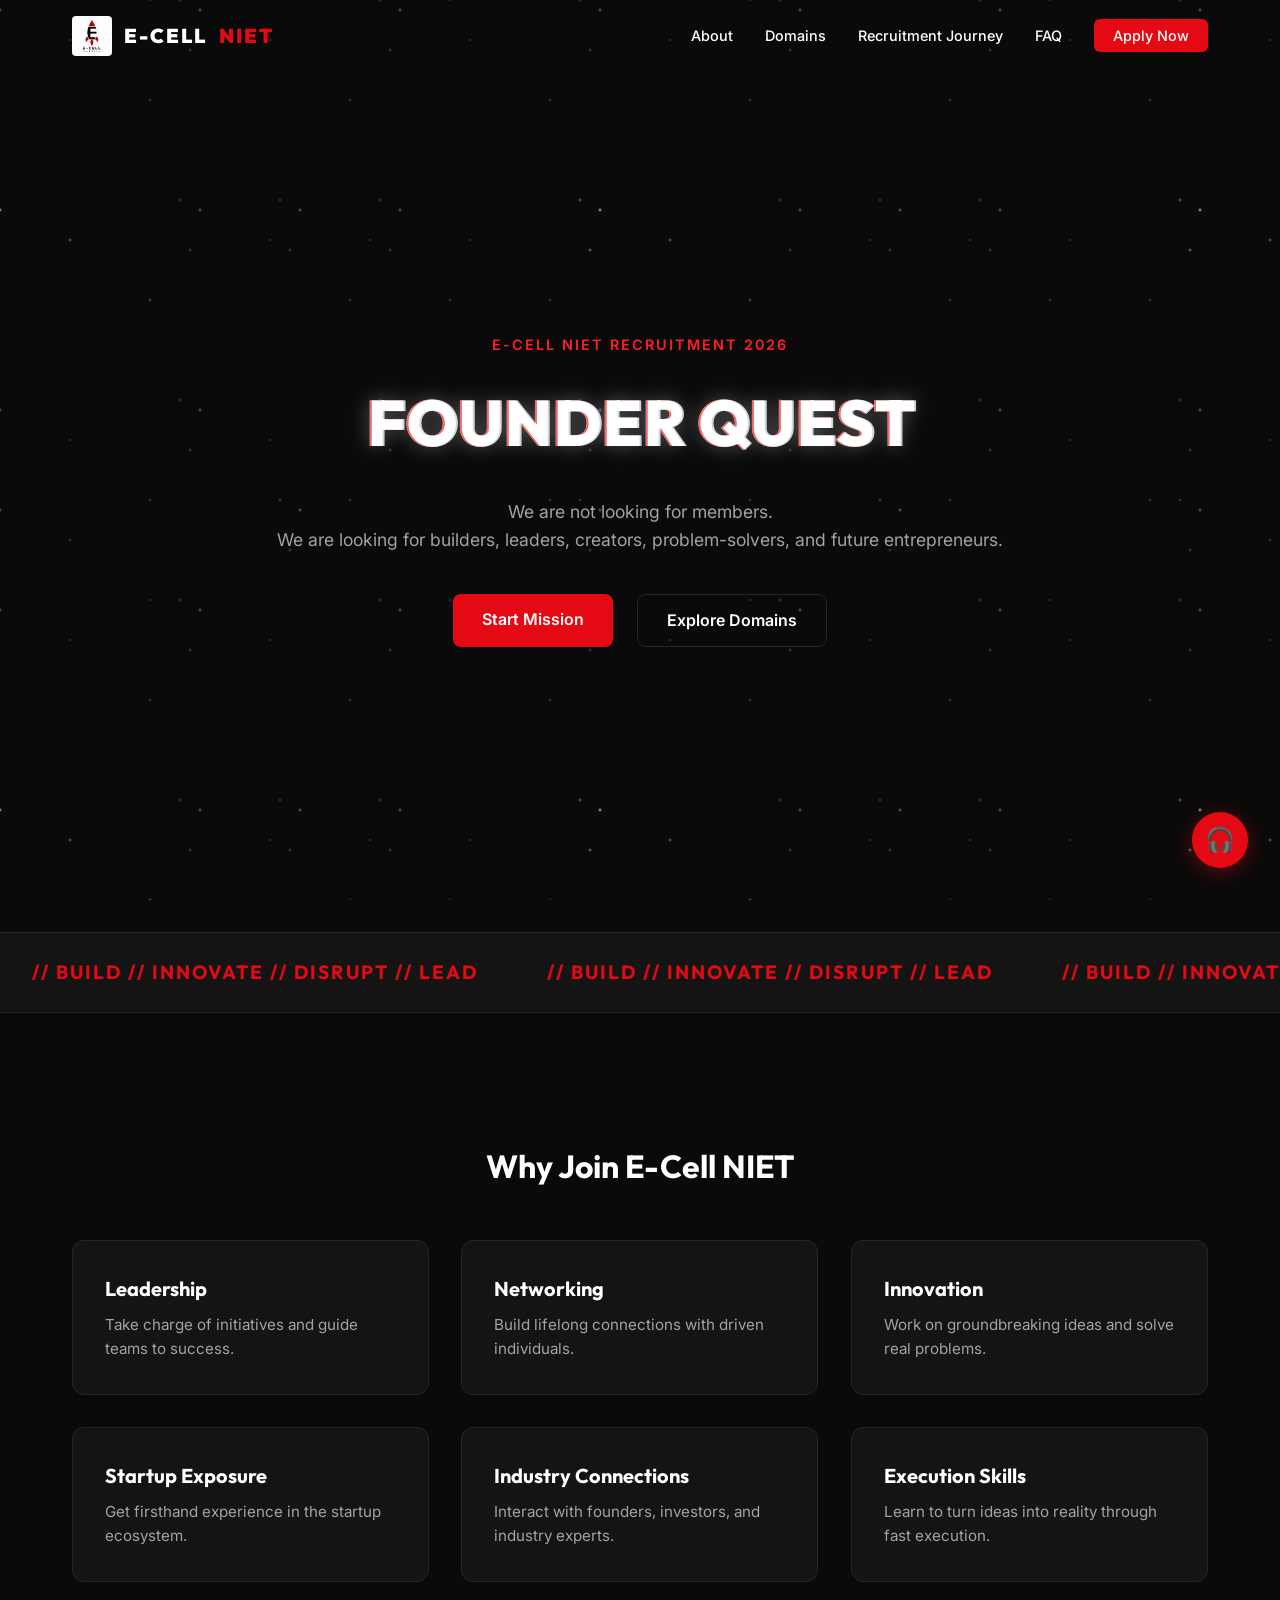
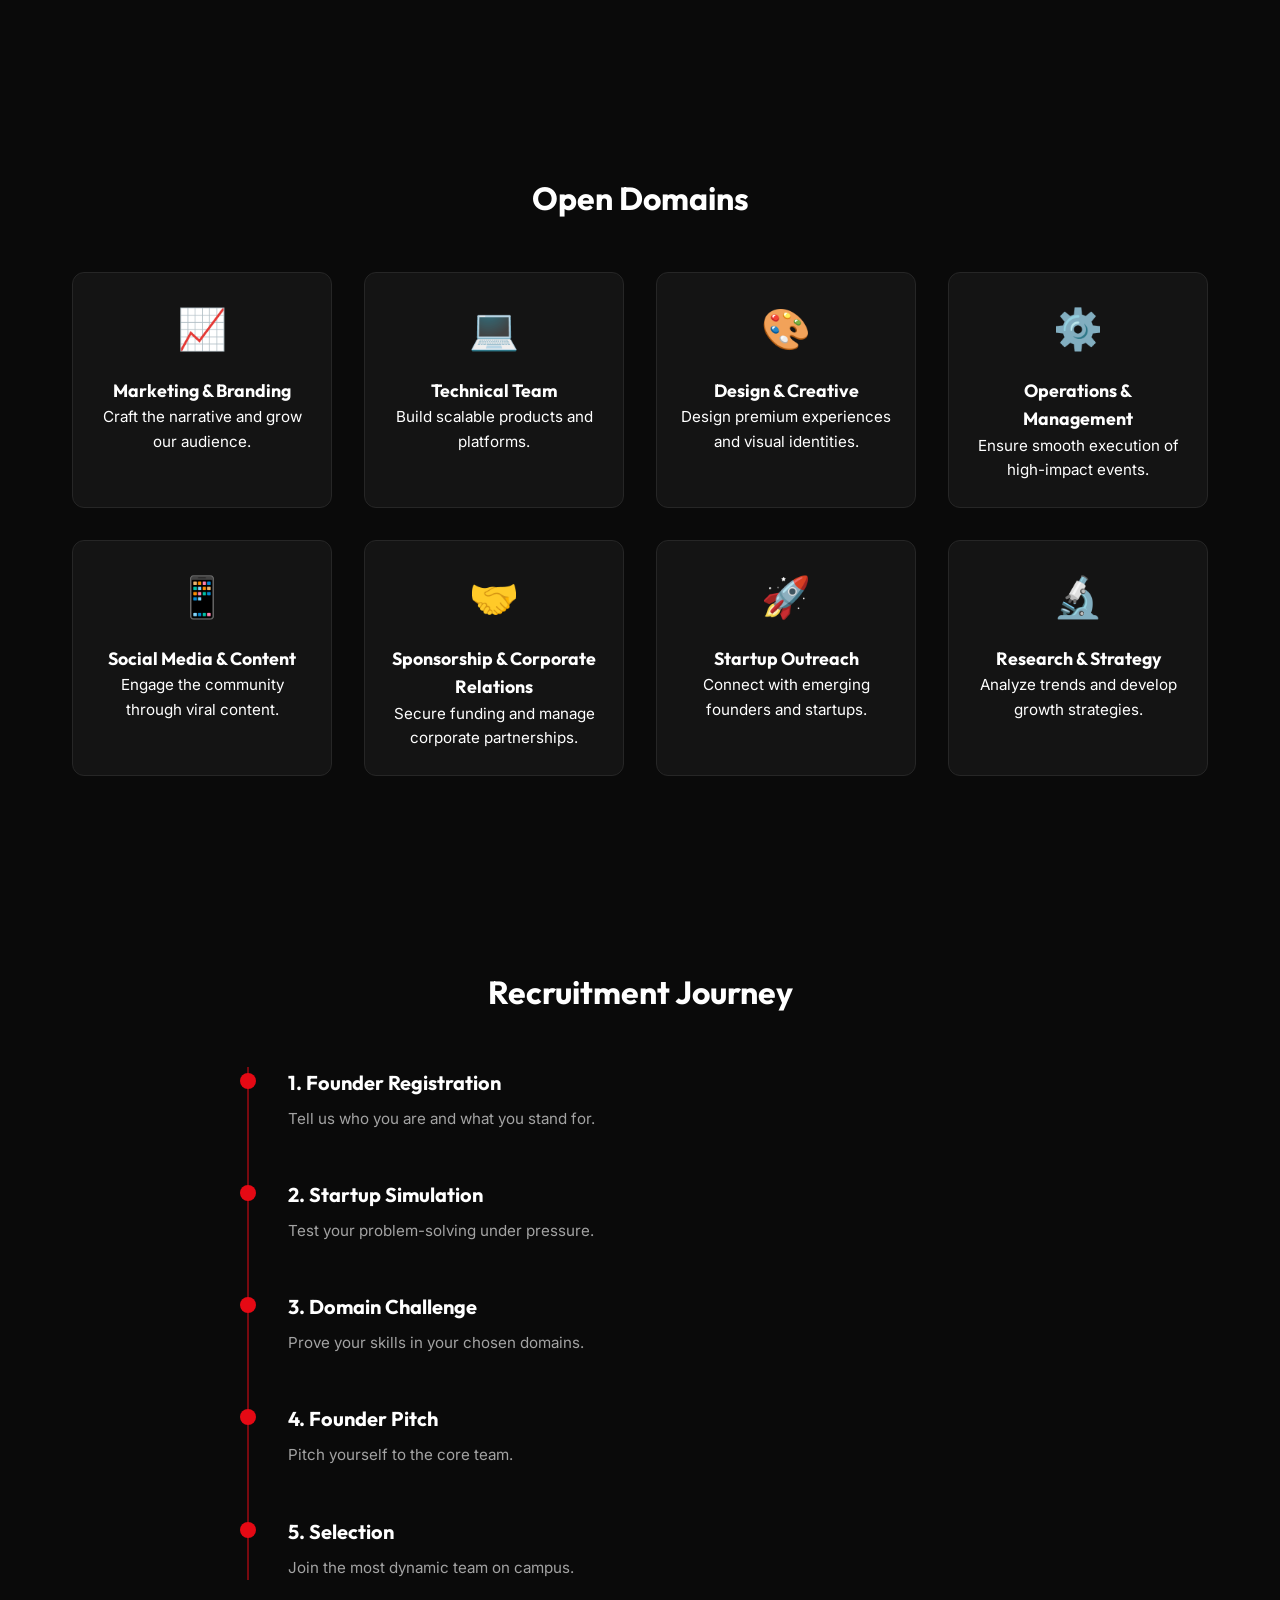
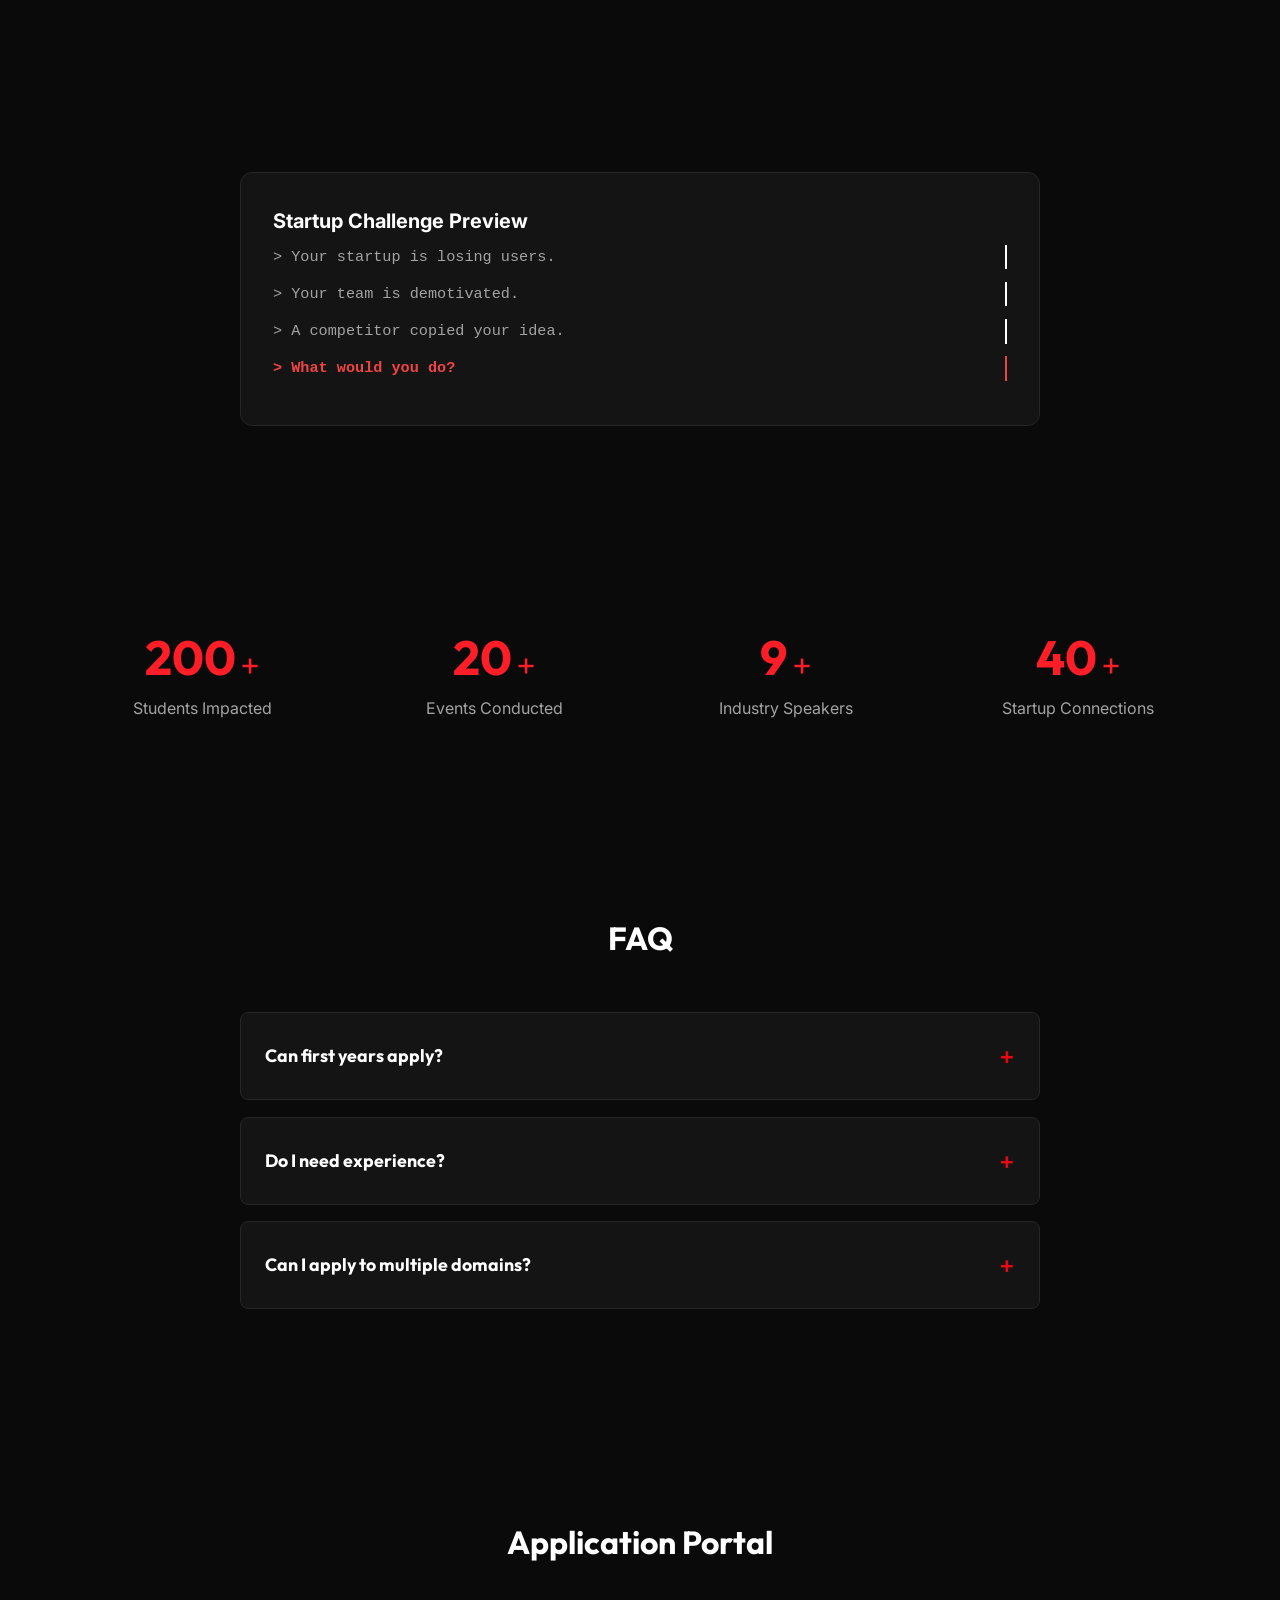
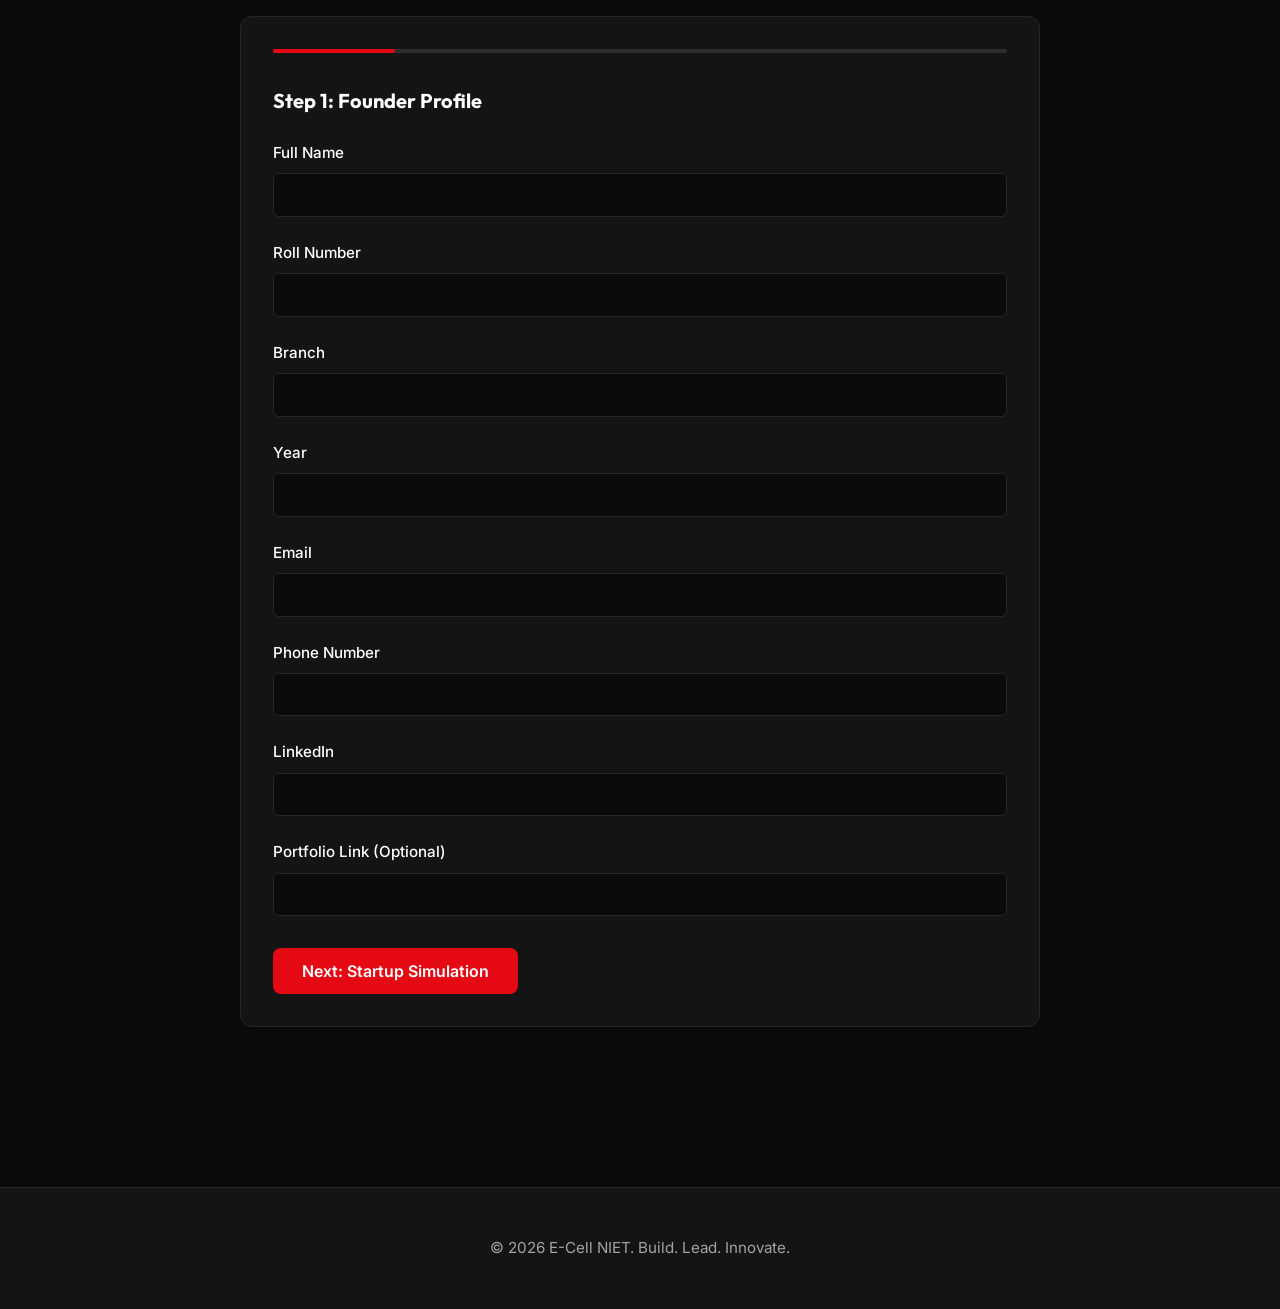
<file: index.html>
<!DOCTYPE html>
<html lang="en">

<head>
    <meta charset="UTF-8">
    <meta name="viewport" content="width=device-width, initial-scale=1.0">
    <title>Founder Quest 2026 | E-Cell NIET Recruitment</title>
    <meta name="description"
        content="Build. Lead. Innovate. Join E-Cell NIET as a builder, leader, creator, and future entrepreneur.">
    <link rel="preconnect" href="https://fonts.googleapis.com">
    <link rel="preconnect" href="https://fonts.gstatic.com" crossorigin>
    <link rel="stylesheet" href="style.css">
    <link
        href="https://fonts.googleapis.com/css2?family=Inter:wght@300;400;600;800&family=Outfit:wght@400;700;900&display=swap"
        rel="stylesheet">
</head>

<body>
    <!-- Particle Background (CSS driven) -->
    <div id="particles"></div>

    <!-- SECTION 1: Navbar -->
    <nav id="navbar">
        <div class="nav-container">
            <div class="logo">
                <img src="logo.jpg" alt="E-Cell NIET Logo" class="logo-img">
                E-CELL <span style="color: var(--primary-color)">NIET</span>
            </div>
            <ul class="nav-links">
                <li><a href="#about">About</a></li>
                <li><a href="#domains">Domains</a></li>
                <li><a href="#journey">Recruitment Journey</a></li>
                <li><a href="#faq">FAQ</a></li>
                <li><a href="#apply" class="nav-btn">Apply Now</a></li>
            </ul>
            <div class="hamburger">
                <span></span>
                <span></span>
                <span></span>
            </div>
        </div>
    </nav>

    <!-- SECTION 2: Hero Section -->
    <section id="hero">
        <div class="container hero-content">
            <p class="hero-label">E-CELL NIET RECRUITMENT 2026</p>
            <h1 class="glitch" data-text="FOUNDER QUEST">FOUNDER QUEST</h1>
            <h2 class="subheading">We are not looking for members.<br>We are looking for builders, leaders, creators,
                problem-solvers, and future entrepreneurs.</h2>
            <div class="hero-buttons">
                <a href="#apply" class="btn primary-btn">Start Mission</a>
                <a href="#domains" class="btn secondary-btn">Explore Domains</a>
            </div>
        </div>
    </section>

    <!-- SECTION 2.5: Marquee -->
    <div class="marquee-container">
        <div class="marquee-content">
            <span>// BUILD // INNOVATE // DISRUPT // LEAD</span>
            <span>// BUILD // INNOVATE // DISRUPT // LEAD</span>
            <span>// BUILD // INNOVATE // DISRUPT // LEAD</span>
            <span>// BUILD // INNOVATE // DISRUPT // LEAD</span>
        </div>
    </div>

    <!-- SECTION 3: Why Join E-Cell -->
    <section id="about" class="section">
        <div class="container">
            <h2 class="section-title">Why Join E-Cell NIET</h2>
            <div class="grid cards-grid">
                <div class="glass-card fade-up">
                    <h3>Leadership</h3>
                    <p>Take charge of initiatives and guide teams to success.</p>
                </div>
                <div class="glass-card fade-up" style="transition-delay: 0.1s;">
                    <h3>Networking</h3>
                    <p>Build lifelong connections with driven individuals.</p>
                </div>
                <div class="glass-card fade-up" style="transition-delay: 0.2s;">
                    <h3>Innovation</h3>
                    <p>Work on groundbreaking ideas and solve real problems.</p>
                </div>
                <div class="glass-card fade-up" style="transition-delay: 0.3s;">
                    <h3>Startup Exposure</h3>
                    <p>Get firsthand experience in the startup ecosystem.</p>
                </div>
                <div class="glass-card fade-up" style="transition-delay: 0.4s;">
                    <h3>Industry Connections</h3>
                    <p>Interact with founders, investors, and industry experts.</p>
                </div>
                <div class="glass-card fade-up" style="transition-delay: 0.5s;">
                    <h3>Execution Skills</h3>
                    <p>Learn to turn ideas into reality through fast execution.</p>
                </div>
            </div>
        </div>
    </section>

    <!-- SECTION 4: Open Domains -->
    <section id="domains" class="section">
        <div class="container">
            <h2 class="section-title">Open Domains</h2>
            <div class="grid domains-grid">
                <!-- Cards injected via JS or written directly -->
                <a href="domain.html?id=marketing" class="domain-card fade-up">
                    <div class="domain-icon">📈</div>
                    <h3>Marketing & Branding</h3>
                    <p>Craft the narrative and grow our audience.</p>
                    <div class="domain-overlay"><span>Explore Domain →</span></div>
                </a>
                <a href="domain.html?id=technical" class="domain-card fade-up">
                    <div class="domain-icon">💻</div>
                    <h3>Technical Team</h3>
                    <p>Build scalable products and platforms.</p>
                    <div class="domain-overlay"><span>Explore Domain →</span></div>
                </a>
                <a href="domain.html?id=design" class="domain-card fade-up">
                    <div class="domain-icon">🎨</div>
                    <h3>Design & Creative</h3>
                    <p>Design premium experiences and visual identities.</p>
                    <div class="domain-overlay"><span>Explore Domain →</span></div>
                </a>
                <a href="domain.html?id=operations" class="domain-card fade-up">
                    <div class="domain-icon">⚙️</div>
                    <h3>Operations & Management</h3>
                    <p>Ensure smooth execution of high-impact events.</p>
                    <div class="domain-overlay"><span>Explore Domain →</span></div>
                </a>
                <a href="domain.html?id=social-media" class="domain-card fade-up">
                    <div class="domain-icon">📱</div>
                    <h3>Social Media & Content</h3>
                    <p>Engage the community through viral content.</p>
                    <div class="domain-overlay"><span>Explore Domain →</span></div>
                </a>
                <a href="domain.html?id=sponsorship" class="domain-card fade-up">
                    <div class="domain-icon">🤝</div>
                    <h3>Sponsorship & Corporate Relations</h3>
                    <p>Secure funding and manage corporate partnerships.</p>
                    <div class="domain-overlay"><span>Explore Domain →</span></div>
                </a>
                <a href="domain.html?id=outreach" class="domain-card fade-up">
                    <div class="domain-icon">🚀</div>
                    <h3>Startup Outreach</h3>
                    <p>Connect with emerging founders and startups.</p>
                    <div class="domain-overlay"><span>Explore Domain →</span></div>
                </a>
                <a href="domain.html?id=research" class="domain-card fade-up">
                    <div class="domain-icon">🔬</div>
                    <h3>Research & Strategy</h3>
                    <p>Analyze trends and develop growth strategies.</p>
                    <div class="domain-overlay"><span>Explore Domain →</span></div>
                </a>
            </div>
        </div>
    </section>

    <!-- SECTION 5: Recruitment Journey -->
    <section id="journey" class="section">
        <div class="container">
            <h2 class="section-title">Recruitment Journey</h2>
            <div class="timeline">
                <div class="timeline-item fade-up">
                    <div class="timeline-dot"></div>
                    <div class="timeline-content">
                        <h3>1. Founder Registration</h3>
                        <p>Tell us who you are and what you stand for.</p>
                    </div>
                </div>
                <div class="timeline-item fade-up">
                    <div class="timeline-dot"></div>
                    <div class="timeline-content">
                        <h3>2. Startup Simulation</h3>
                        <p>Test your problem-solving under pressure.</p>
                    </div>
                </div>
                <div class="timeline-item fade-up">
                    <div class="timeline-dot"></div>
                    <div class="timeline-content">
                        <h3>3. Domain Challenge</h3>
                        <p>Prove your skills in your chosen domains.</p>
                    </div>
                </div>
                <div class="timeline-item fade-up">
                    <div class="timeline-dot"></div>
                    <div class="timeline-content">
                        <h3>4. Founder Pitch</h3>
                        <p>Pitch yourself to the core team.</p>
                    </div>
                </div>
                <div class="timeline-item fade-up">
                    <div class="timeline-dot"></div>
                    <div class="timeline-content">
                        <h3>5. Selection</h3>
                        <p>Join the most dynamic team on campus.</p>
                    </div>
                </div>
            </div>
        </div>
    </section>

    <!-- SECTION 6: Startup Challenge Preview -->
    <section class="section">
        <div class="container">
            <div class="glass-card challenge-preview fade-up">
                <h3 class="challenge-title">Startup Challenge Preview</h3>
                <div class="typing-effect">
                    <p>> Your startup is losing users.</p>
                    <p>> Your team is demotivated.</p>
                    <p>> A competitor copied your idea.</p>
                    <p class="highlight">> What would you do?</p>
                </div>
            </div>
        </div>
    </section>

    <!-- SECTION 7: Statistics -->
    <section class="section stats-section">
        <div class="container">
            <div class="grid stats-grid">
                <div class="stat-item fade-up">
                    <h3 class="counter" data-target="500">0</h3>
                    <span>+</span>
                    <p>Students Impacted</p>
                </div>
                <div class="stat-item fade-up" style="transition-delay: 0.1s;">
                    <h3 class="counter" data-target="50">0</h3>
                    <span>+</span>
                    <p>Events Conducted</p>
                </div>
                <div class="stat-item fade-up" style="transition-delay: 0.2s;">
                    <h3 class="counter" data-target="20">0</h3>
                    <span>+</span>
                    <p>Industry Speakers</p>
                </div>
                <div class="stat-item fade-up" style="transition-delay: 0.3s;">
                    <h3 class="counter" data-target="100">0</h3>
                    <span>+</span>
                    <p>Startup Connections</p>
                </div>
            </div>
        </div>
    </section>

    <!-- SECTION 8: FAQ -->
    <section id="faq" class="section">
        <div class="container">
            <h2 class="section-title">FAQ</h2>
            <div class="faq-container">
                <div class="faq-item fade-up">
                    <div class="faq-question">
                        <h3>Can first years apply?</h3>
                        <span class="faq-toggle">+</span>
                    </div>
                    <div class="faq-answer">
                        <p>Yes.</p>
                    </div>
                </div>
                <div class="faq-item fade-up">
                    <div class="faq-question">
                        <h3>Do I need experience?</h3>
                        <span class="faq-toggle">+</span>
                    </div>
                    <div class="faq-answer">
                        <p>No.</p>
                    </div>
                </div>
                <div class="faq-item fade-up">
                    <div class="faq-question">
                        <h3>Can I apply to multiple domains?</h3>
                        <span class="faq-toggle">+</span>
                    </div>
                    <div class="faq-answer">
                        <p>Maximum two.</p>
                    </div>
                </div>
            </div>
        </div>
    </section>

    <!-- SECTION 9: Application Portal -->
    <section id="apply" class="section">
        <div class="container">
            <h2 class="section-title">Application Portal</h2>
            <div class="wizard-container glass-card fade-up">

                <div class="wizard-progress">
                    <div class="progress-bar" id="progress-bar"></div>
                </div>

                <form id="applicationForm">
                    <!-- Step 1: Founder Profile -->
                    <div class="wizard-step active" data-step="1">
                        <h3>Step 1: Founder Profile</h3>
                        <div class="form-group">
                            <label>Full Name</label>
                            <input type="text" name="name" required>
                        </div>
                        <div class="form-group">
                            <label>Roll Number</label>
                            <input type="text" name="rollNo" required>
                        </div>
                        <div class="form-group">
                            <label>Branch</label>
                            <input type="text" name="branch" required>
                        </div>
                        <div class="form-group">
                            <label>Year</label>
                            <input type="text" name="year" required>
                        </div>
                        <div class="form-group">
                            <label>Email</label>
                            <input type="email" name="email" required>
                        </div>
                        <div class="form-group">
                            <label>Phone Number</label>
                            <input type="tel" name="phone" required>
                        </div>
                        <div class="form-group">
                            <label>LinkedIn</label>
                            <input type="url" name="linkedin">
                        </div>
                        <div class="form-group">
                            <label>Portfolio Link (Optional)</label>
                            <input type="url" name="portfolio">
                        </div>
                        <div class="wizard-nav">
                            <button type="button" class="btn primary-btn next-btn">Next: Startup Simulation</button>
                        </div>
                    </div>

                    <!-- Step 2: Startup Simulation -->
                    <div class="wizard-step" data-step="2">
                        <h3>Step 2: Startup Simulation</h3>
                        <div class="form-group">
                            <label>You receive ₹10,000 today. How would you turn it into ₹20,000 in 30 days?</label>
                            <textarea name="sim_q1" rows="3" required></textarea>
                        </div>
                        <div class="form-group">
                            <label>What is one problem in your college that students face regularly?</label>
                            <textarea name="sim_q2" rows="3" required></textarea>
                        </div>
                        <div class="form-group">
                            <label>Tell us about a time you took initiative.</label>
                            <textarea name="sim_q3" rows="3" required></textarea>
                        </div>
                        <div class="form-group">
                            <label>Your startup has only 10 users after two months. What are your next three
                                actions?</label>
                            <textarea name="sim_q4" rows="3" required></textarea>
                        </div>
                        <div class="form-group">
                            <label>What excites you about entrepreneurship?</label>
                            <textarea name="sim_q5" rows="3" required></textarea>
                        </div>
                        <div class="wizard-nav">
                            <button type="button" class="btn secondary-btn prev-btn">Back</button>
                            <button type="button" class="btn primary-btn next-btn">Next: Domain Selection</button>
                        </div>
                    </div>

                    <!-- Step 3: Domain Selection -->
                    <div class="wizard-step" data-step="3">
                        <h3>Step 3: Domain Selection</h3>
                        <p class="subtitle">Select up to two domains.</p>
                        <div class="domain-selection-grid">
                            <label class="checkbox-card">
                                <input type="checkbox" name="domains" value="Marketing & Branding">
                                <span class="checkbox-label">Marketing & Branding</span>
                            </label>
                            <label class="checkbox-card">
                                <input type="checkbox" name="domains" value="Technical Team">
                                <span class="checkbox-label">Technical Team</span>
                            </label>
                            <label class="checkbox-card">
                                <input type="checkbox" name="domains" value="Design & Creative">
                                <span class="checkbox-label">Design & Creative</span>
                            </label>
                            <label class="checkbox-card">
                                <input type="checkbox" name="domains" value="Operations & Management">
                                <span class="checkbox-label">Operations & Management</span>
                            </label>
                            <label class="checkbox-card">
                                <input type="checkbox" name="domains" value="Social Media & Content">
                                <span class="checkbox-label">Social Media & Content</span>
                            </label>
                            <label class="checkbox-card">
                                <input type="checkbox" name="domains" value="Sponsorship & Corporate Relations">
                                <span class="checkbox-label">Sponsorship & Corporate Relations</span>
                            </label>
                            <label class="checkbox-card">
                                <input type="checkbox" name="domains" value="Startup Outreach">
                                <span class="checkbox-label">Startup Outreach</span>
                            </label>
                            <label class="checkbox-card">
                                <input type="checkbox" name="domains" value="Research & Strategy">
                                <span class="checkbox-label">Research & Strategy</span>
                            </label>
                        </div>
                        <div class="error-message" id="domain-error">Please select 1 or 2 domains.</div>
                        <div class="wizard-nav">
                            <button type="button" class="btn secondary-btn prev-btn">Back</button>
                            <button type="button" class="btn primary-btn next-btn" id="to-domain-challenges">Next:
                                Domain Challenges</button>
                        </div>
                    </div>

                    <!-- Step 4: Dynamic Domain Challenges -->
                    <div class="wizard-step" data-step="4">
                        <h3>Step 4: Domain Challenges</h3>
                        <div id="dynamic-challenges-container">
                            <!-- Injected by JS -->
                        </div>
                        <div class="wizard-nav">
                            <button type="button" class="btn secondary-btn prev-btn">Back</button>
                            <button type="button" class="btn primary-btn next-btn">Next: Founder Pitch</button>
                        </div>
                    </div>

                    <!-- Step 5: Founder Pitch -->
                    <div class="wizard-step" data-step="5">
                        <h3>Step 5: Founder Pitch</h3>
                        <div class="form-group">
                            <label>Why should E-Cell NIET invest its time and resources in YOU?</label>
                            <textarea name="pitch_q1" rows="4" required></textarea>
                        </div>
                        <div class="form-group">
                            <label>One line that defines you.</label>
                            <input type="text" name="pitch_q2" required>
                        </div>
                        <div class="wizard-nav">
                            <button type="button" class="btn secondary-btn prev-btn">Back</button>
                            <button type="button" class="btn primary-btn submit-btn" id="final-submit-btn">Submit
                                Mission</button>
                        </div>
                    </div>

                    <!-- Step 6: Submission Success -->
                    <div class="wizard-step" data-step="6">
                        <div class="success-message text-center">
                            <h2 class="glitch" data-text="MISSION COMPLETED">MISSION COMPLETED</h2>
                            <p>Thank you for participating in Founder Quest 2026.</p>
                            <div class="app-id-container">
                                <p>Your Application ID:</p>
                                <h3 id="generated-app-id">EC-2026-XXXX</h3>
                                <p style="margin-top: 1rem; font-size: 0.85rem; color: var(--text-muted); opacity: 0.85;">Keep your Application ID safe with yourself.</p>
                            </div>
                        </div>
                    </div>
                </form>
            </div>
        </div>
    </section>

    <!-- Helpdesk / Support Widget -->
    <div class="helpdesk-widget" id="helpdesk-widget">
        <div class="helpdesk-panel" id="helpdesk-panel">
            <p class="helpdesk-title">📋 Contact Coordinators</p>

            <div class="helpdesk-contact">
                <div class="contact-info">
                    <span class="contact-name">Rohan Dubey</span>
                    <span class="contact-position">Head Coordinator, E-Cell</span>
                </div>
                <div class="contact-actions">
                    <a href="tel:+916306922620" class="contact-btn phone" title="Call">📞</a>
                    <a href="https://wa.me/916306922620" target="_blank" class="contact-btn whatsapp"
                        title="WhatsApp">💬</a>
                </div>
            </div>

            <div class="helpdesk-contact">
                <div class="contact-info">
                    <span class="contact-name">Alok Kumar</span>
                    <span class="contact-position">Technical Head, E-Cell</span>
                </div>
                <div class="contact-actions">
                    <a href="tel:+919199756570" class="contact-btn phone" title="Call">📞</a>
                    <a href="https://wa.me/919199756570" target="_blank" class="contact-btn whatsapp"
                        title="WhatsApp">💬</a>
                </div>
            </div>

            <div class="helpdesk-contact">
                <div class="contact-info">
                    <span class="contact-name">Sakshi Singh</span>
                    <span class="contact-position">Social Media Head, E-Cell</span>
                </div>
                <div class="contact-actions">
                    <a href="tel:+919889850339" class="contact-btn phone" title="Call">📞</a>
                    <a href="https://wa.me/919889850339" target="_blank" class="contact-btn whatsapp"
                        title="WhatsApp">💬</a>
                </div>
            </div>

            <div class="helpdesk-contact">
                <div class="contact-info">
                    <span class="contact-name">Shreasth Suryansh</span>
                    <span class="contact-position">Marketing & Branding Head, E-Cell</span>
                </div>
                <div class="contact-actions">
                    <a href="tel:+919905098231" class="contact-btn phone" title="Call">📞</a>
                    <a href="https://wa.me/919905098231" target="_blank" class="contact-btn whatsapp"
                        title="WhatsApp">💬</a>
                </div>
            </div>
        </div>
        <button class="helpdesk-fab" id="helpdesk-fab" aria-label="Open support">
            <span class="fab-icon-open">🎧</span>
            <span class="fab-icon-close">✕</span>
        </button>
    </div>

    <footer>
        <div class="container text-center">
            <p>&copy; 2026 E-Cell NIET. Build. Lead. Innovate.</p>
        </div>
    </footer>

    <script src="script.js"></script>
</body>

</html>
</file>
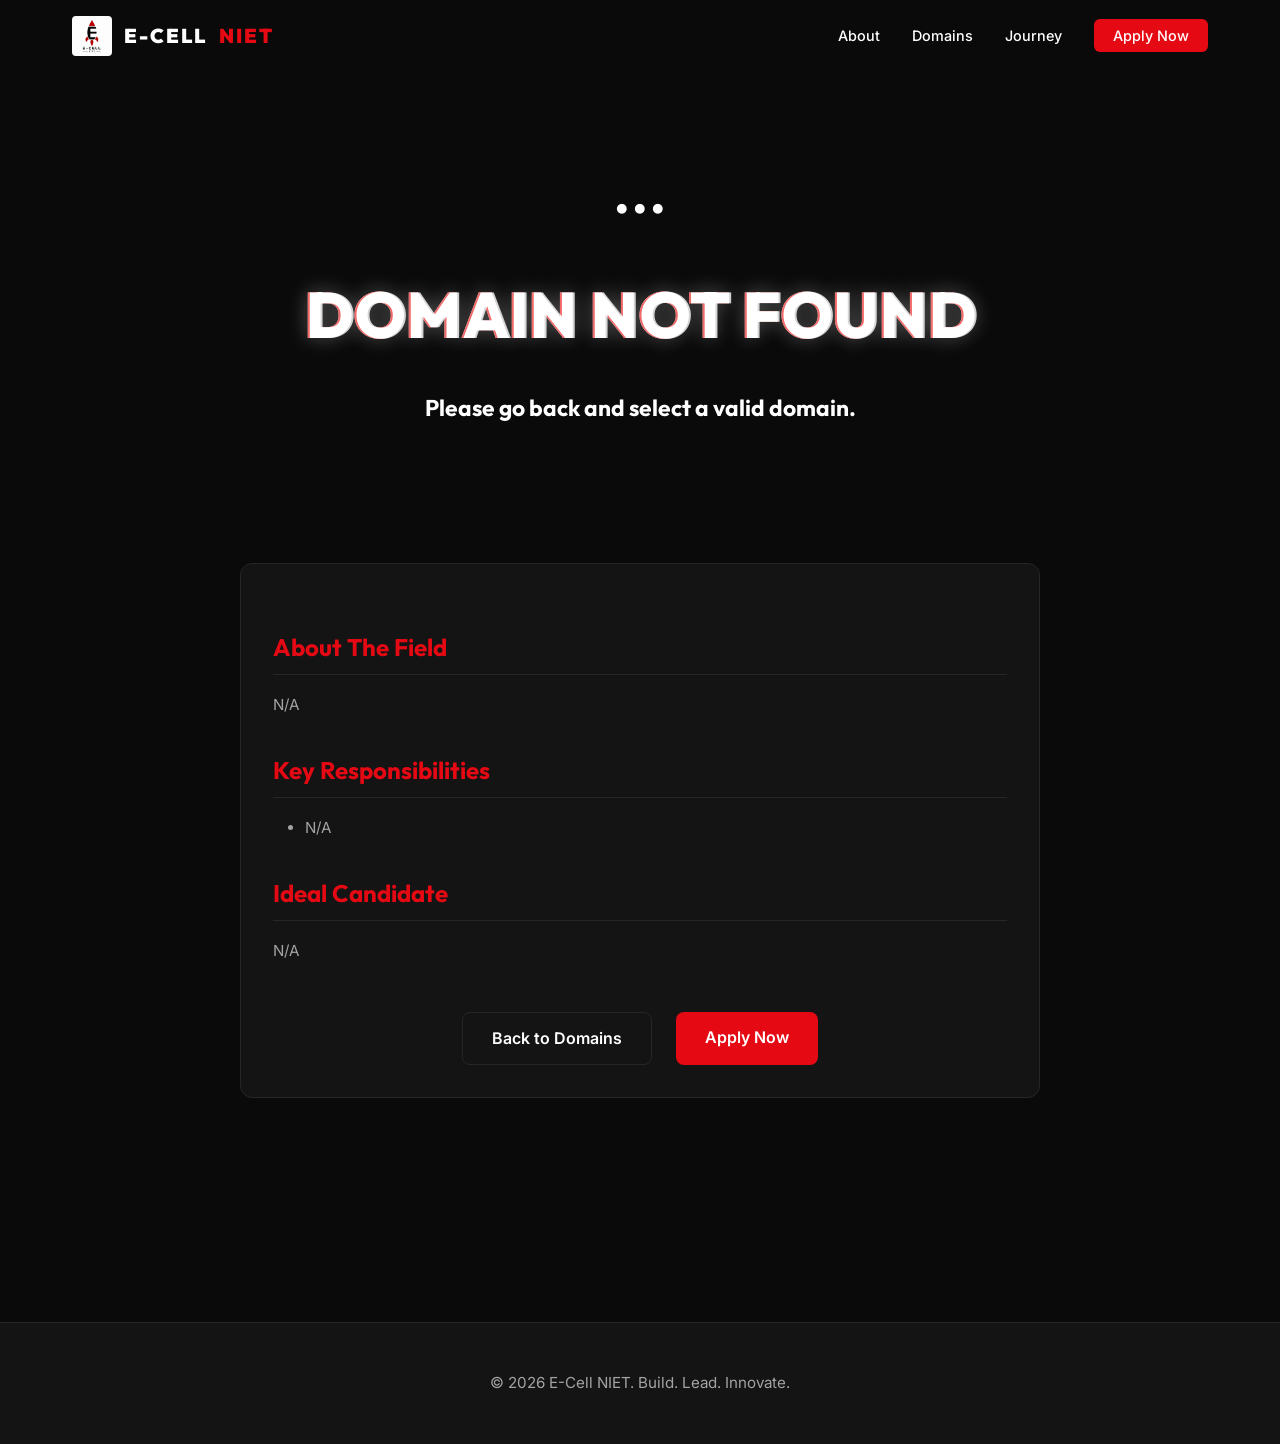
<file: domain.html>
<!DOCTYPE html>
<html lang="en">
<head>
    <meta charset="UTF-8">
    <meta name="viewport" content="width=device-width, initial-scale=1.0">
    <title>Domain Details | E-Cell NIET Recruitment</title>
    <meta name="description" content="Explore open domains at E-Cell NIET.">
    <link rel="preconnect" href="https://fonts.googleapis.com">
    <link rel="preconnect" href="https://fonts.gstatic.com" crossorigin>
    <link rel="stylesheet" href="style.css">
    <link href="https://fonts.googleapis.com/css2?family=Inter:wght@300;400;600;800&family=Outfit:wght@400;700;900&display=swap" rel="stylesheet">
    <style>
        .domain-hero {
            padding-top: 120px;
            padding-bottom: 40px;
            text-align: center;
            min-height: 40vh;
            display: flex;
            flex-direction: column;
            justify-content: center;
        }
        .domain-icon-large {
            font-size: 5rem;
            margin-bottom: 1rem;
        }
        .domain-details-card {
            max-width: 800px;
            margin: 0 auto 4rem auto;
            text-align: left;
        }
        .domain-details-card h3 {
            margin-top: 2rem;
            margin-bottom: 1rem;
            color: var(--primary-color);
            font-size: 1.5rem;
            border-bottom: 1px solid var(--card-border);
            padding-bottom: 0.5rem;
        }
        .domain-details-card ul {
            list-style-type: disc;
            margin-left: 2rem;
            color: var(--text-muted);
            line-height: 1.8;
        }
        .domain-details-card p {
            color: var(--text-muted);
            line-height: 1.8;
        }
        .action-buttons {
            display: flex;
            justify-content: center;
            gap: 1.5rem;
            margin-top: 3rem;
        }
        @media (max-width: 768px) {
            .domain-icon-large { font-size: 3.5rem; }
            .action-buttons { flex-direction: column; gap: 1rem; }
            .action-buttons .btn { width: 100%; text-align: center; }
            .domain-details-card h3 { font-size: 1.25rem; }
            .domain-hero { padding-top: 100px; min-height: auto; }
        }
    </style>
</head>
<body>

    <!-- Navbar -->
    <nav id="navbar">
        <div class="nav-container">
            <div class="logo">
                <img src="logo.jpg" alt="E-Cell NIET Logo" class="logo-img">
                E-CELL <span style="color: var(--primary-color)">NIET</span>
            </div>
            <ul class="nav-links">
                <li><a href="index.html#about">About</a></li>
                <li><a href="index.html#domains">Domains</a></li>
                <li><a href="index.html#journey">Journey</a></li>
                <li><a href="index.html#apply" class="nav-btn">Apply Now</a></li>
            </ul>
            <div class="hamburger">
                <span></span>
                <span></span>
                <span></span>
            </div>
        </div>
    </nav>

    <!-- Domain Hero -->
    <section class="domain-hero" id="domain-hero">
        <div class="container">
            <div class="domain-icon-large" id="dom-icon">...</div>
            <h1 class="glitch" id="dom-title" data-text="Loading...">Loading...</h1>
            <h2 class="subheading" id="dom-subtitle">Please wait while we load domain details.</h2>
        </div>
    </section>

    <!-- Domain Content -->
    <section class="section">
        <div class="container">
            <div class="glass-card domain-details-card fade-up">
                
                <h3>About The Field</h3>
                <p id="dom-field">Loading field information...</p>

                <h3>Key Responsibilities</h3>
                <ul id="dom-responsibilities">
                    <li>Loading...</li>
                </ul>

                <h3>Ideal Candidate</h3>
                <p id="dom-candidate">Loading candidate profile...</p>

                <div class="action-buttons">
                    <a href="index.html#domains" class="btn secondary-btn">Back to Domains</a>
                    <a href="index.html#apply" class="btn primary-btn">Apply Now</a>
                </div>
            </div>
        </div>
    </section>

    <footer>
        <div class="container text-center">
            <p>&copy; 2026 E-Cell NIET. Build. Lead. Innovate.</p>
        </div>
    </footer>

    <script src="script.js"></script>
</body>
</html>
</file>
<file: style.css>
/* ===== CSS Variables ===== */
:root {
    --bg-color: #0a0a0a;
    --text-main: #ffffff;
    --text-muted: #a3a3a3;
    --primary-color: #e50914;
    --secondary-color: #171717;
    --accent-color: #ff1e27;
    --card-bg: #141414;
    --card-border: #262626;
    --card-hover-border: #404040;
    --font-sans: 'Inter', sans-serif;
    --font-heading: 'Outfit', sans-serif;
    --transition-fast: 0.2s ease;
    --transition-normal: 0.3s ease;
}

::selection {
    background-color: var(--primary-color);
    color: #fff;
}

/* ===== Base Styles ===== */
* {
    margin: 0;
    padding: 0;
    box-sizing: border-box;
}

body {
    font-family: var(--font-sans);
    background-color: var(--bg-color);
    color: var(--text-main);
    line-height: 1.6;
    font-size: 0.95rem;
    overflow-x: hidden;
    scroll-behavior: smooth;
}

h1, h2, h3, h4, h5, h6 {
    font-family: var(--font-heading);
    font-weight: 700;
}

a {
    text-decoration: none;
    color: inherit;
}

.container {
    max-width: 1200px;
    margin: 0 auto;
    padding: 0 2rem;
}

.section {
    padding: 6rem 0;
}

.section-title {
    font-size: 2rem;
    margin-bottom: 3rem;
    text-align: center;
    color: var(--text-main);
}
.section-title span {
    color: var(--primary-color);
}

.text-center {
    text-align: center;
}

/* ===== Utilities ===== */
.btn {
    display: inline-block;
    padding: 0.8rem 1.8rem;
    border-radius: 8px;
    font-weight: 600;
    cursor: pointer;
    transition: var(--transition-normal);
    border: none;
    outline: none;
    font-family: var(--font-sans);
    font-size: 1rem;
}

.primary-btn {
    background: var(--primary-color);
    color: #fff;
}

.primary-btn:hover {
    background: var(--accent-color);
    transform: translateY(-2px);
}

.secondary-btn {
    background: transparent;
    color: var(--text-main);
    border: 1px solid var(--card-border);
}

.secondary-btn:hover {
    background: var(--card-bg);
    border-color: var(--primary-color);
    transform: translateY(-2px);
}

.btn:disabled {
    opacity: 0.6;
    cursor: not-allowed;
    pointer-events: none;
    transform: none !important;
}

.grid {
    display: grid;
    gap: 2rem;
}

/* ===== Solid Cards ===== */
.glass-card {
    background: var(--card-bg);
    border: 1px solid var(--card-border);
    border-radius: 12px;
    padding: 2rem;
    transition: var(--transition-normal);
}

.glass-card:hover {
    transform: translateY(-5px);
    border-color: var(--card-hover-border);
    box-shadow: 0 10px 30px rgba(0, 0, 0, 0.3);
}

.glass-card h3 {
    margin-bottom: 0.8rem;
    font-size: 1.4rem;
    color: var(--primary-color);
    animation: red-pulse 2s infinite alternate;
}

@keyframes red-pulse {
    0% {
        color: var(--primary-color);
        text-shadow: 0 0 5px rgba(229, 9, 20, 0.2);
    }
    100% {
        color: #ff4d4d;
        text-shadow: 0 0 15px rgba(255, 77, 77, 0.6), 0 0 25px rgba(255, 77, 77, 0.3);
    }
}


/* ===== Navbar ===== */
#navbar {
    position: fixed;
    top: 0;
    width: 100%;
    z-index: 1000;
    padding: 1rem 0;
    transition: var(--transition-normal);
}

#navbar.scrolled {
    background: rgba(10, 10, 10, 0.95);
    border-bottom: 1px solid var(--card-border);
    padding: 0.8rem 0;
}

.nav-container {
    max-width: 1200px;
    margin: 0 auto;
    padding: 0 2rem;
    display: flex;
    justify-content: space-between;
    align-items: center;
}

.logo {
    font-family: var(--font-heading);
    font-weight: 900;
    font-size: 1.25rem;
    letter-spacing: 2px;
    color: var(--text-main);
    display: flex;
    align-items: center;
    gap: 12px;
}

.logo-img {
    height: 40px;
    width: auto;
    border-radius: 4px;
}

.nav-links {
    list-style: none;
    display: flex;
    align-items: center;
    gap: 2rem;
}

.nav-links a {
    font-size: 0.9rem;
    font-weight: 500;
    transition: var(--transition-fast);
}

.nav-links a:hover {
    color: var(--primary-color);
}

.nav-btn {
    background: var(--primary-color);
    padding: 0.5rem 1.2rem;
    border-radius: 6px;
    color: #fff !important;
}

.nav-btn:hover {
    background: var(--accent-color);
}

.hamburger {
    display: none;
    flex-direction: column;
    gap: 5px;
    cursor: pointer;
}

.hamburger span {
    width: 25px;
    height: 3px;
    background: var(--text-main);
    transition: 0.3s;
}

/* ===== Hero Section ===== */
#hero {
    min-height: 100vh;
    display: flex;
    align-items: center;
    position: relative;
    padding-top: 80px;
}

.hero-content {
    position: relative;
    text-align: center;
    z-index: 10;
}

.hero-label {
    color: var(--accent-color);
    font-weight: 600;
    letter-spacing: 2px;
    margin-bottom: 1rem;
    font-size: 0.9rem;
}

.glitch {
    font-size: 4rem;
    font-weight: 900;
    text-transform: uppercase;
    position: relative;
    display: inline-block;
    color: #fff;
    text-shadow: 0 0 20px rgba(255, 255, 255, 0.3);
    margin-bottom: 1.5rem;
}

.glitch::before, .glitch::after {
    content: attr(data-text);
    position: absolute;
    top: 0;
    left: 0;
    width: 100%;
    height: 100%;
    opacity: 0.8;
    will-change: clip-path;
}

.glitch::before {
    left: 2px;
    text-shadow: -2px 0 #ef4444;
    clip-path: inset(24% 0 10% 0);
    animation: glitch-anim-2 3s infinite linear alternate-reverse;
}

.glitch::after {
    left: -2px;
    text-shadow: -2px 0 #ffffff;
    clip-path: inset(85% 0 5% 0);
    animation: glitch-anim 2.5s infinite linear alternate-reverse;
}

@keyframes glitch-anim {
    0% { clip-path: inset(10% 0 85% 0); }
    20% { clip-path: inset(65% 0 11% 0); }
    40% { clip-path: inset(38% 0 50% 0); }
    60% { clip-path: inset(89% 0 16% 0); }
    80% { clip-path: inset(4% 0 90% 0); }
    100% { clip-path: inset(52% 0 34% 0); }
}

@keyframes glitch-anim-2 {
    0% { clip-path: inset(65% 0 35% 0); }
    20% { clip-path: inset(3% 0 20% 0); }
    40% { clip-path: inset(40% 0 80% 0); }
    60% { clip-path: inset(89% 0 16% 0); }
    80% { clip-path: inset(15% 0 60% 0); }
    100% { clip-path: inset(52% 0 90% 0); }
}

.hero-content .subheading {
    font-family: var(--font-sans);
    font-weight: 400;
    font-size: 1.1rem;
    color: var(--text-muted);
    max-width: 800px;
    margin: 0 auto 2.5rem;
}

.hero-buttons {
    display: flex;
    justify-content: center;
    gap: 1.5rem;
}

/* Background Particles (Simple CSS) */
#particles {
    position: fixed;
    top: 0;
    left: 0;
    width: 100vw;
    height: 100vh;
    background: var(--bg-color);
    z-index: -1;
    overflow: hidden;
    pointer-events: none;
}

/* Using pseudo-elements to create simple moving stars for the background */
#particles::before, #particles::after {
    content: "";
    position: absolute;
    width: 200%;
    height: 200%;
    top: -50%;
    left: -50%;
    background-image: 
        radial-gradient(2px 2px at 40px 60px, #fff, rgba(0,0,0,0)),
        radial-gradient(2px 2px at 20px 50px, rgba(255,255,255,0.8), rgba(0,0,0,0)),
        radial-gradient(2px 2px at 30px 100px, rgba(255,255,255,0.9), rgba(0,0,0,0)),
        radial-gradient(2px 2px at 40px 60px, #fff, rgba(0,0,0,0)),
        radial-gradient(2px 2px at 110px 90px, rgba(255,255,255,0.7), rgba(0,0,0,0)),
        radial-gradient(2px 2px at 190px 150px, rgba(255,255,255,0.6), rgba(0,0,0,0));
    background-repeat: repeat;
    background-size: 200px 200px;
    animation: stars 100s linear infinite;
    opacity: 0.3;
    will-change: transform;
}
#particles::after {
    background-size: 300px 300px;
    animation-delay: -50s;
    animation-duration: 150s;
}

@keyframes stars {
    0% { transform: translateY(0); }
    100% { transform: translateY(100px); }
}

/* ===== Cards Grid ===== */
.cards-grid {
    grid-template-columns: repeat(auto-fit, minmax(300px, 1fr));
}

.card-icon {
    font-size: 2.5rem;
    margin-bottom: 1rem;
}

.glass-card h3 {
    font-size: 1.25rem;
    margin-bottom: 0.5rem;
    color: var(--text-main);
}

.glass-card p {
    color: var(--text-muted);
}

/* ===== Domains ===== */
.domains-grid {
    grid-template-columns: repeat(auto-fit, minmax(250px, 1fr));
}

.domain-card {
    background: var(--card-bg);
    border: 1px solid var(--card-border);
    border-radius: 12px;
    padding: 1.5rem;
    text-align: center;
    transition: var(--transition-normal);
    position: relative;
    overflow: hidden;
}

.domain-card:hover {
    border-color: var(--primary-color);
    background: var(--secondary-color);
    transform: translateY(-5px);
}

.domain-overlay {
    position: absolute;
    inset: 0;
    display: flex;
    align-items: center;
    justify-content: center;
    background: rgba(10, 10, 10, 0.55);
    backdrop-filter: blur(2px);
    opacity: 0;
    transition: opacity 0.3s ease;
    border-radius: 12px;
}

.domain-overlay span {
    font-family: 'Lucida Sans', 'Lucida Sans Regular', 'Lucida Grande', 'Lucida Sans Unicode', Geneva, Verdana, sans-serif;
    font-weight: 800;
    font-size: 1rem;
    color: #f0ec0a;
    letter-spacing: 0.5px;
    transform: translateY(100px);
    transition: transform 0.3s ease;
}

.domain-card:hover .domain-overlay {
    opacity: 1;
}

.domain-card:hover .domain-overlay span {
    transform: translateY(0);
}

.domain-icon {
    font-size: 2.5rem;
    margin-bottom: 1rem;
}

/* ===== Recruitment Journey ===== */
.timeline {
    position: relative;
    max-width: 800px;
    margin: 0 auto;
    padding-left: 2rem;
}

.timeline::before {
    content: '';
    position: absolute;
    left: 7px;
    top: 0;
    height: 100%;
    width: 2px;
    background: var(--primary-color);
    opacity: 0.5;
}

.timeline-item {
    position: relative;
    margin-bottom: 3rem;
    padding-left: 1rem;
}

.timeline-item:last-child {
    margin-bottom: 0;
}

.timeline-dot {
    position: absolute;
    left: -2rem;
    top: 6px;
    width: 16px;
    height: 16px;
    border-radius: 50%;
    background: var(--primary-color);
}

.timeline-content h3 {
    font-size: 1.25rem;
    margin-bottom: 0.5rem;
}

.timeline-content p {
    color: var(--text-muted);
}

/* ===== Startup Challenge Preview ===== */
.challenge-preview {
    max-width: 800px;
    margin: 0 auto;
    font-family: 'Courier New', Courier, monospace;
}

.challenge-title {
    font-family: var(--font-sans);
    margin-bottom: 1.5rem;
    color: var(--accent-color);
}

.typing-effect p {
    margin-bottom: 0.8rem;
    overflow: hidden;
    white-space: nowrap;
    border-right: 2px solid var(--text-main);
    animation: typing 3s steps(40, end), blink-caret .75s step-end infinite;
}

.typing-effect p.highlight {
    color: #ef4444;
    font-weight: bold;
    border-right-color: #ef4444;
}

@keyframes typing {
    from { width: 0 }
    to { width: 100% }
}

@keyframes blink-caret {
    from, to { border-color: transparent }
    50% { border-color: currentColor; }
}

/* ===== Statistics ===== */
.stats-grid {
    grid-template-columns: repeat(auto-fit, minmax(200px, 1fr));
    text-align: center;
}

.stat-item h3 {
    font-size: 3rem;
    color: var(--accent-color);
    display: inline-block;
}

.stat-item span {
    font-size: 2rem;
    color: var(--accent-color);
}

.stat-item p {
    font-size: 1rem;
    color: var(--text-muted);
}

/* ===== FAQ ===== */
.faq-container {
    max-width: 800px;
    margin: 0 auto;
}

.faq-item {
    background: var(--card-bg);
    border: 1px solid var(--card-border);
    border-radius: 8px;
    margin-bottom: 1rem;
    overflow: hidden;
}

.faq-question {
    padding: 1.5rem;
    display: flex;
    justify-content: space-between;
    align-items: center;
    cursor: pointer;
    font-weight: 600;
}

.faq-toggle {
    font-size: 1.5rem;
    color: var(--primary-color);
    transition: transform var(--transition-fast);
}

.faq-item.active .faq-toggle {
    transform: rotate(45deg);
}

.faq-answer {
    max-height: 0;
    overflow: hidden;
    padding: 0 1.5rem;
    color: var(--text-muted);
    transition: max-height var(--transition-normal), padding var(--transition-normal);
}

.faq-item.active .faq-answer {
    max-height: 200px;
    padding-bottom: 1.5rem;
}

/* ===== Application Portal ===== */
.wizard-container {
    max-width: 800px;
    margin: 0 auto;
    overflow: hidden;
}

.wizard-progress {
    height: 4px;
    background: rgba(255, 255, 255, 0.1);
    margin-bottom: 2rem;
    border-radius: 2px;
}

.progress-bar {
    height: 100%;
    background: var(--primary-color);
    width: 16.66%; /* 1 of 6 steps */
    transition: width var(--transition-normal);
    border-radius: 2px;
}

.wizard-step {
    display: none;
    animation: fadeIn 0.5s ease;
}

.wizard-step.active {
    display: block;
}

@keyframes fadeIn {
    from { opacity: 0; transform: translateY(10px); }
    to { opacity: 1; transform: translateY(0); }
}

.wizard-step h3 {
    margin-bottom: 1.5rem;
    font-size: 1.25rem;
}

.subtitle {
    color: var(--text-muted);
    margin-bottom: 1.5rem;
}

.form-group {
    margin-bottom: 1.5rem;
}

.form-group label {
    display: block;
    margin-bottom: 0.5rem;
    font-weight: 500;
}

input[type="text"],
input[type="email"],
input[type="tel"],
input[type="url"],
textarea {
    width: 100%;
    padding: 0.8rem 1rem;
    background: var(--bg-color);
    border: 1px solid var(--card-border);
    border-radius: 6px;
    color: var(--text-main);
    font-family: var(--font-sans);
    transition: var(--transition-fast);
}

input:focus, textarea:focus {
    outline: none;
    border-color: var(--primary-color);
}

.wizard-nav {
    display: flex;
    justify-content: space-between;
    margin-top: 2rem;
    gap: 1rem;
}

/* Domain Selection Checkboxes */
.domain-selection-grid {
    display: grid;
    grid-template-columns: repeat(auto-fit, minmax(200px, 1fr));
    gap: 1rem;
}

.checkbox-card {
    display: block;
    position: relative;
    cursor: pointer;
}

.checkbox-card input {
    position: absolute;
    opacity: 0;
    cursor: pointer;
}

.checkbox-label {
    display: block;
    padding: 1rem;
    background: var(--bg-color);
    border: 1px solid var(--card-border);
    border-radius: 6px;
    text-align: center;
    transition: var(--transition-fast);
}

.checkbox-card input:checked ~ .checkbox-label {
    background: var(--secondary-color);
    border-color: var(--primary-color);
}

.error-message {
    color: #ef4444;
    margin-top: 1rem;
    font-size: 0.9rem;
    display: none;
}

/* Success Step */
.app-id-container {
    margin-top: 2rem;
    padding: 1.5rem;
    background: var(--secondary-color);
    border: 1px dashed var(--primary-color);
    border-radius: 8px;
}

#generated-app-id {
    font-size: 2rem;
    letter-spacing: 2px;
    color: var(--accent-color);
}

/* ===== Helpdesk Widget ===== */
.helpdesk-widget {
    position: fixed;
    bottom: 2rem;
    right: 2rem;
    z-index: 999;
    display: flex;
    flex-direction: column;
    align-items: flex-end;
    gap: 0.75rem;
    pointer-events: none;
}

.helpdesk-fab {
    width: 56px;
    height: 56px;
    border-radius: 50%;
    border: none;
    background: var(--primary-color);
    color: #fff;
    font-size: 1.5rem;
    display: flex;
    align-items: center;
    justify-content: center;
    cursor: pointer;
    box-shadow: 0 4px 20px rgba(229, 9, 20, 0.4);
    transition: transform 0.3s ease, box-shadow 0.3s ease;
    pointer-events: auto;
}

.helpdesk-fab:hover {
    transform: scale(1.1);
    box-shadow: 0 6px 28px rgba(229, 9, 20, 0.5);
}

.helpdesk-fab .fab-icon-close {
    display: none;
    font-style: normal;
}

.helpdesk-widget.open .helpdesk-fab .fab-icon-open {
    display: none;
}

.helpdesk-widget.open .helpdesk-fab .fab-icon-close {
    display: inline;
}

.helpdesk-panel {
    background: var(--card-bg);
    border: 1px solid var(--card-border);
    border-radius: 12px;
    padding: 1.25rem;
    min-width: 220px;
    opacity: 0;
    visibility: hidden;
    transform: translateY(12px) scale(0.95);
    pointer-events: none;
    transition: opacity 0.3s ease, transform 0.3s ease, visibility 0.3s ease;
    box-shadow: 0 8px 30px rgba(0, 0, 0, 0.4);
}

.helpdesk-widget.open .helpdesk-panel {
    opacity: 1;
    visibility: visible;
    transform: translateY(0) scale(1);
    pointer-events: auto;
}

.helpdesk-title {
    font-family: var(--font-heading);
    font-weight: 700;
    font-size: 1rem;
    margin-bottom: 1rem;
    color: var(--text-main);
}

.helpdesk-contact {
    display: flex;
    align-items: center;
    justify-content: space-between;
    gap: 1rem;
    padding: 0.75rem 0.85rem;
    border-radius: 8px;
    margin-bottom: 0.5rem;
    background: var(--bg-color);
    border: 1px solid var(--card-border);
    transition: border-color 0.2s ease;
}

.helpdesk-contact:last-child {
    margin-bottom: 0;
}

.helpdesk-contact:hover {
    border-color: var(--card-hover-border);
}

.contact-info {
    display: flex;
    flex-direction: column;
    gap: 2px;
}

.contact-name {
    font-weight: 600;
    font-size: 0.9rem;
    color: var(--text-main);
}

.contact-position {
    font-size: 0.75rem;
    color: var(--text-muted);
}

.contact-actions {
    display: flex;
    gap: 0.5rem;
}

.contact-btn {
    width: 34px;
    height: 34px;
    border-radius: 50%;
    display: flex;
    align-items: center;
    justify-content: center;
    font-size: 1rem;
    background: var(--secondary-color);
    border: 1px solid var(--card-border);
    transition: transform 0.2s ease, border-color 0.2s ease;
}

.contact-btn:hover {
    transform: scale(1.15);
}

.contact-btn.phone:hover {
    border-color: var(--primary-color);
}

.contact-btn.whatsapp:hover {
    border-color: #25d366;
}

/* ===== Footer ===== */
footer {
    padding: 3rem 0;
    border-top: 1px solid var(--card-border);
    background: var(--card-bg);
    margin-top: 4rem;
}

footer p {
    color: var(--text-muted);
}

/* ===== Animations ===== */
.fade-up {
    opacity: 0;
    transform: translateY(30px);
    transition: opacity 0.6s ease-out, transform 0.6s ease-out;
    will-change: transform, opacity;
}

.fade-up.visible {
    opacity: 1;
    transform: translateY(0);
}

/* ===== Responsive ===== */
@media (max-width: 768px) {
    .section-title { font-size: 2rem; }
    .glitch { font-size: 2.5rem; }
    .hero-content .subheading { font-size: 1rem; }
    
    .nav-links {
        position: absolute;
        top: 100%;
        left: 0;
        width: 100%;
        background: var(--bg-color);
        flex-direction: column;
        padding: 2rem 0;
        gap: 1.5rem;
        border-bottom: 1px solid var(--card-border);
        clip-path: polygon(0 0, 100% 0, 100% 0, 0 0);
        transition: clip-path 0.4s ease, opacity 0.4s ease;
        opacity: 0;
        pointer-events: none;
    }

    .nav-links.active {
        clip-path: polygon(0 0, 100% 0, 100% 100%, 0 100%);
        opacity: 1;
        pointer-events: auto;
    }

    .hamburger { display: flex; z-index: 1001; }
    .hamburger.active span:nth-child(1) { transform: translateY(8px) rotate(45deg); }
    .hamburger.active span:nth-child(2) { opacity: 0; }
    .hamburger.active span:nth-child(3) { transform: translateY(-8px) rotate(-45deg); }
    
    .section { padding: 4rem 0; }
    
    .hero-buttons { flex-direction: column; gap: 1rem; }

    .stat-item h3 { font-size: 2.5rem; }
    .stat-item span { font-size: 1.8rem; }
    
    .marquee-content span { font-size: 1rem; margin: 0 1rem; }
}

@media (max-width: 576px) {
    .container {
        padding: 0 1rem;
    }
    .glass-card {
        padding: 1.25rem;
    }
    .domain-selection-grid {
        grid-template-columns: repeat(2, 1fr);
        gap: 0.75rem;
    }
    .checkbox-label {
        padding: 0.75rem 0.5rem;
        font-size: 0.85rem;
    }
}

@media (max-width: 480px) {
    .cards-grid, .domains-grid {
        grid-template-columns: 1fr;
    }
    .stats-grid {
        grid-template-columns: 1fr 1fr;
        gap: 1.5rem 1rem;
    }
    .stat-item h3 { font-size: 2rem; }
    .stat-item span { font-size: 1.5rem; }
    .stat-item p { font-size: 0.9rem; }
    .challenge-preview {
        font-size: 0.85rem;
    }
    #generated-app-id {
        font-size: 1.5rem;
    }
    .helpdesk-widget {
        bottom: 1rem;
        right: 1rem;
    }
    .helpdesk-panel {
        min-width: calc(100vw - 2rem);
        max-width: 320px;
    }
}

/* ===== Marquee ===== */
.marquee-container {
    width: 100%;
    background: var(--card-bg);
    color: var(--primary-color);
    padding: 1.5rem 0;
    overflow: hidden;
    white-space: nowrap;
    position: relative;
    border-top: 1px solid var(--card-border);
    border-bottom: 1px solid var(--card-border);
    margin: 2rem 0;
    font-family: var(--font-heading);
    font-weight: 700;
    letter-spacing: 2px;
}

.marquee-content {
    display: inline-block;
    animation: marquee 20s linear infinite;
    will-change: transform;
}

.marquee-content span {
    margin: 0 2rem;
    font-size: 1.2rem;
}

@keyframes marquee {
    0% { transform: translateX(0); }
    100% { transform: translateX(-50%); }
}
</file>
